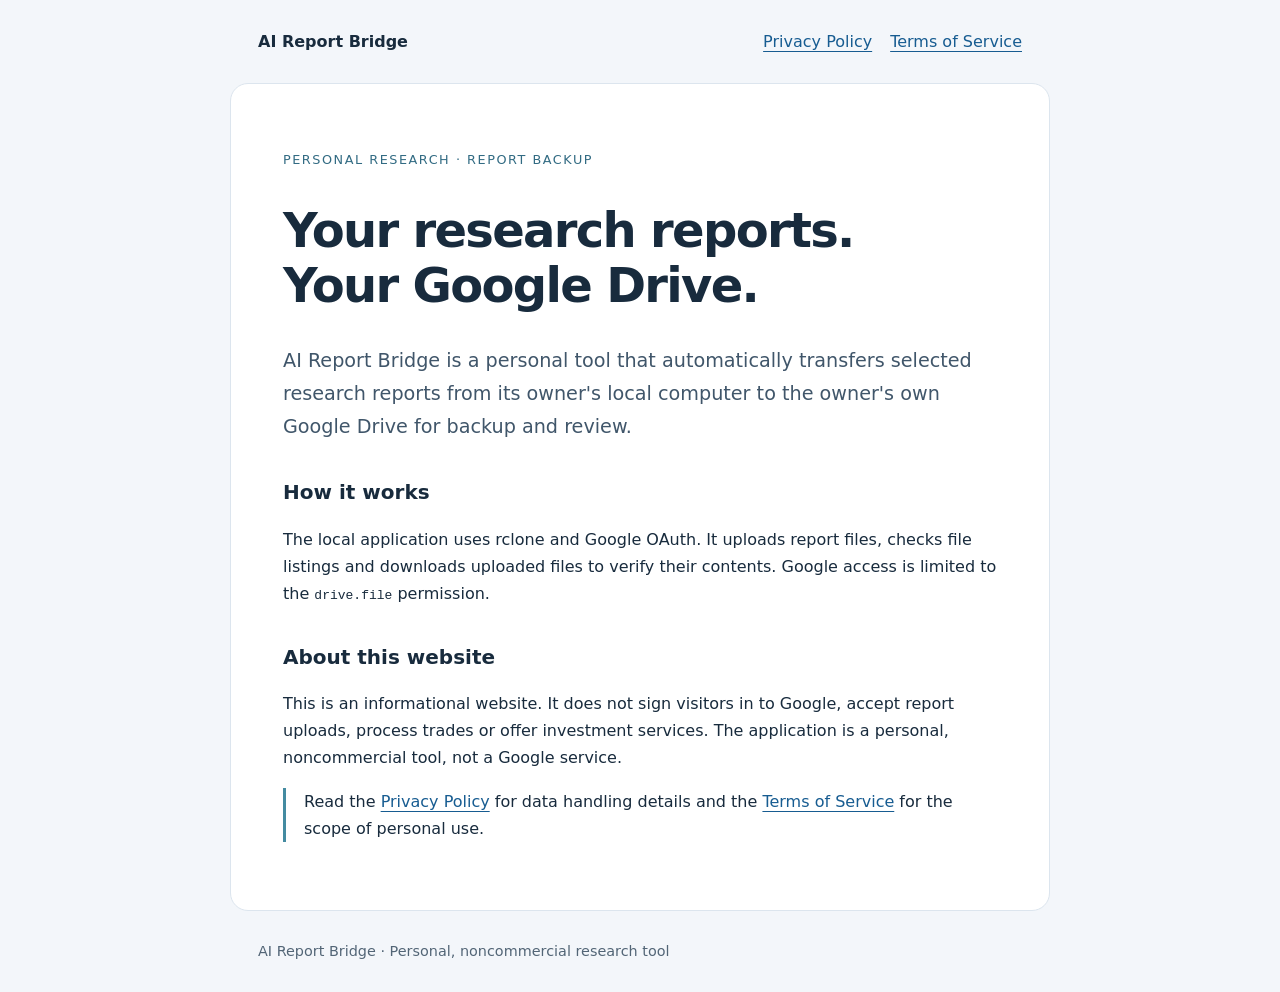
<file: index.html>
<!doctype html><html lang="en"><head><meta charset="utf-8"><meta name="viewport" content="width=device-width,initial-scale=1"><meta name="description" content="AI Report Bridge is a personal tool for backing up research reports to the owner's Google Drive."><title>AI Report Bridge</title><link rel="stylesheet" href="style.css"></head><body><header><a class="brand" href="index.html">AI Report Bridge</a><nav aria-label="Main"><a href="privacy.html">Privacy Policy</a><a href="terms.html">Terms of Service</a></nav></header><main><p class="eyebrow">Personal research · Report backup</p><h1>Your research reports.<br>Your Google Drive.</h1><p class="lead">AI Report Bridge is a personal tool that automatically transfers selected research reports from its owner's local computer to the owner's own Google Drive for backup and review.</p><h2>How it works</h2><p>The local application uses rclone and Google OAuth. It uploads report files, checks file listings and downloads uploaded files to verify their contents. Google access is limited to the <code>drive.file</code> permission.</p><h2>About this website</h2><p>This is an informational website. It does not sign visitors in to Google, accept report uploads, process trades or offer investment services. The application is a personal, noncommercial tool, not a Google service.</p><p class="note">Read the <a href="privacy.html">Privacy Policy</a> for data handling details and the <a href="terms.html">Terms of Service</a> for the scope of personal use.</p></main><footer>AI Report Bridge · Personal, noncommercial research tool</footer></body></html>
</file>
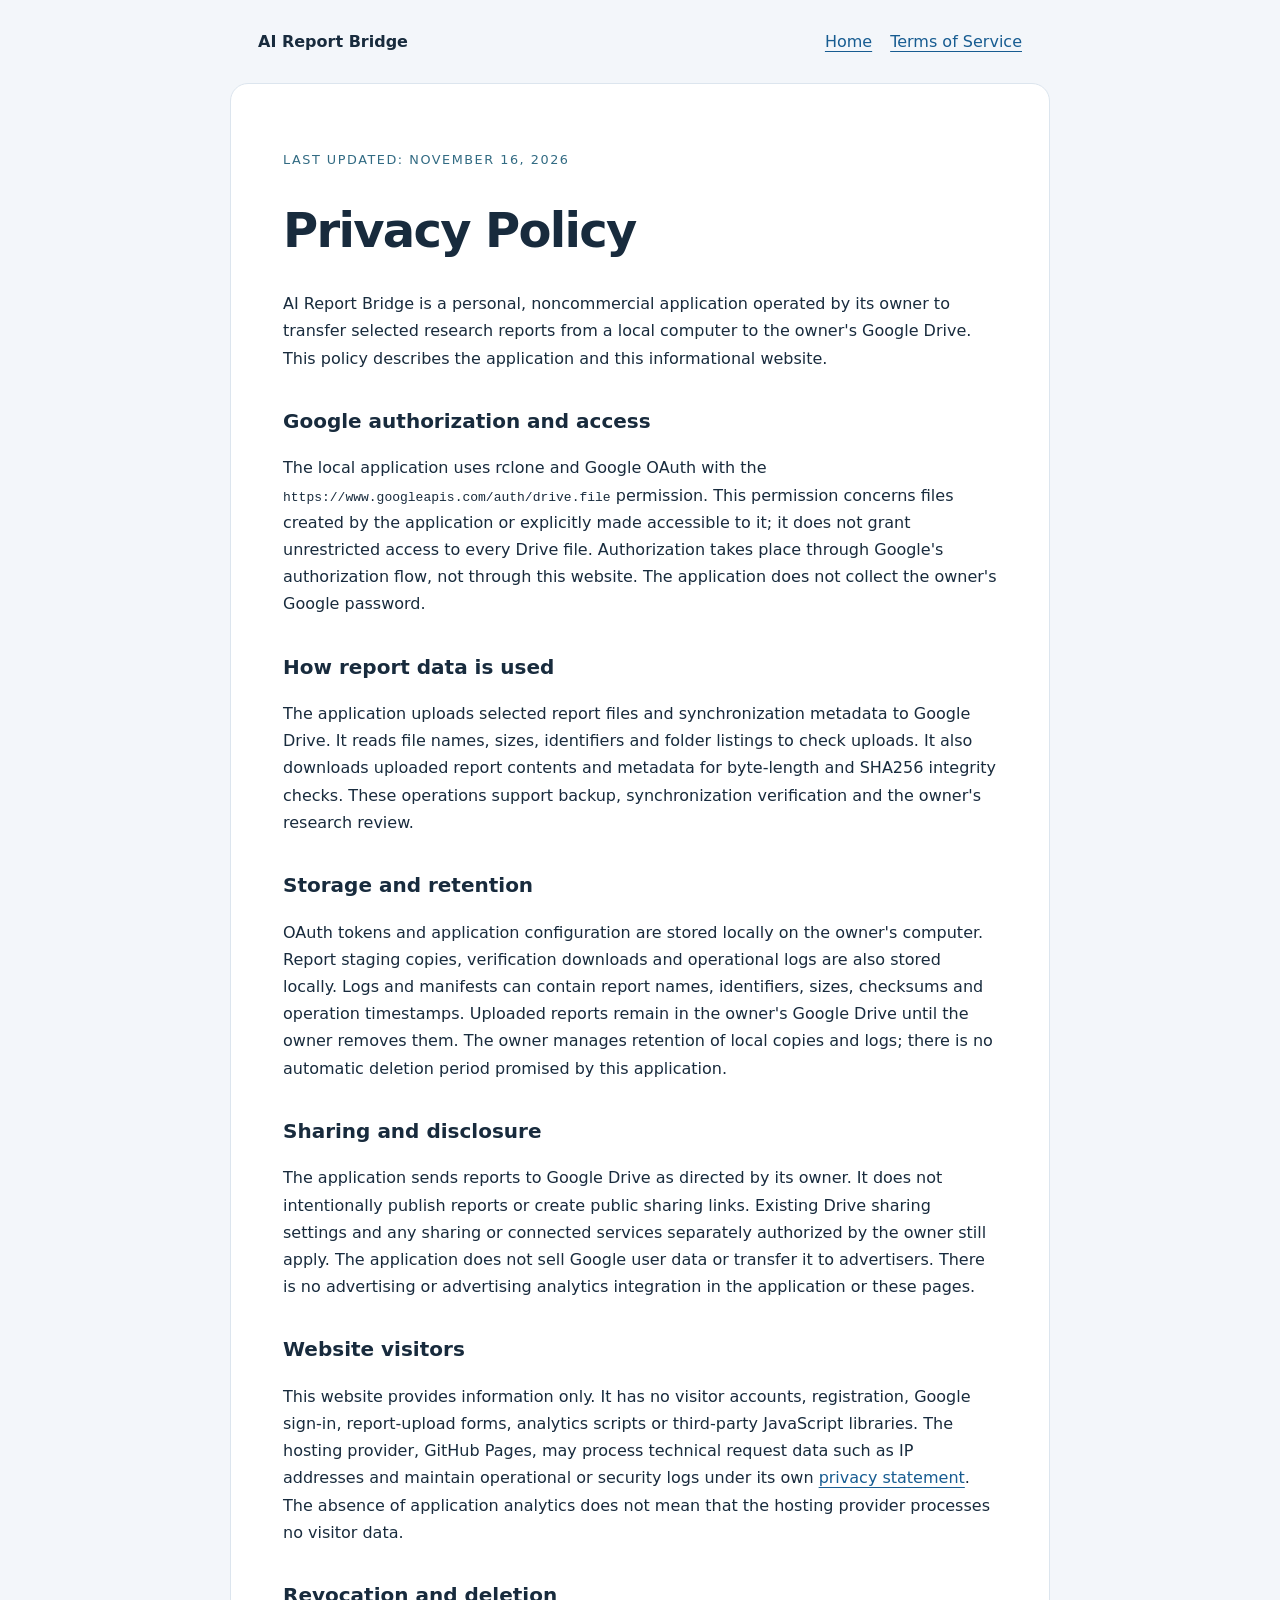
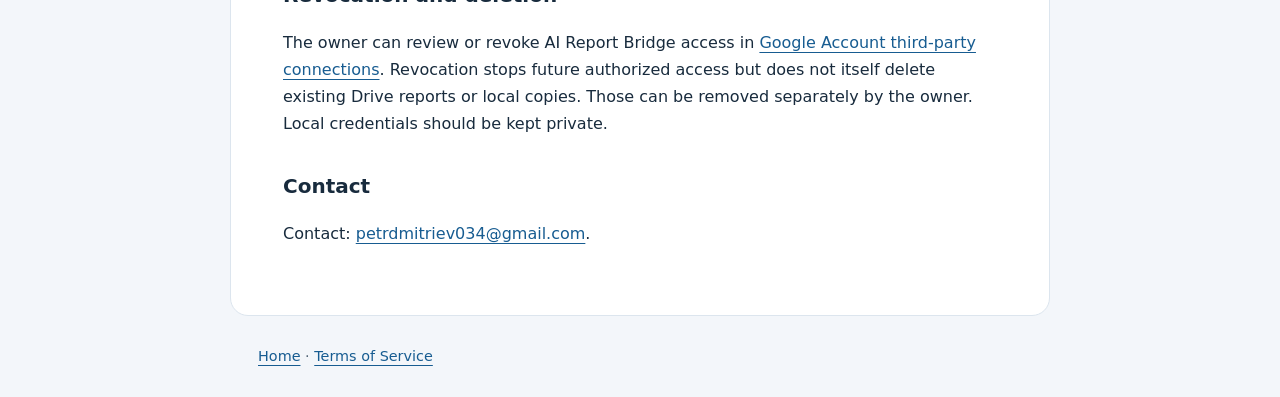
<file: privacy.html>
<!doctype html><html lang="en"><head><meta charset="utf-8"><meta name="viewport" content="width=device-width,initial-scale=1"><title>Privacy Policy · AI Report Bridge</title><link rel="stylesheet" href="style.css"></head><body><header><a class="brand" href="index.html">AI Report Bridge</a><nav aria-label="Main"><a href="index.html">Home</a><a href="terms.html">Terms of Service</a></nav></header><main><p class="eyebrow">Last updated: November 16, 2026</p><h1>Privacy Policy</h1><p>AI Report Bridge is a personal, noncommercial application operated by its owner to transfer selected research reports from a local computer to the owner's Google Drive. This policy describes the application and this informational website.</p><h2>Google authorization and access</h2><p>The local application uses rclone and Google OAuth with the <code>https://www.googleapis.com/auth/drive.file</code> permission. This permission concerns files created by the application or explicitly made accessible to it; it does not grant unrestricted access to every Drive file. Authorization takes place through Google's authorization flow, not through this website. The application does not collect the owner's Google password.</p><h2>How report data is used</h2><p>The application uploads selected report files and synchronization metadata to Google Drive. It reads file names, sizes, identifiers and folder listings to check uploads. It also downloads uploaded report contents and metadata for byte-length and SHA256 integrity checks. These operations support backup, synchronization verification and the owner's research review.</p><h2>Storage and retention</h2><p>OAuth tokens and application configuration are stored locally on the owner's computer. Report staging copies, verification downloads and operational logs are also stored locally. Logs and manifests can contain report names, identifiers, sizes, checksums and operation timestamps. Uploaded reports remain in the owner's Google Drive until the owner removes them. The owner manages retention of local copies and logs; there is no automatic deletion period promised by this application.</p><h2>Sharing and disclosure</h2><p>The application sends reports to Google Drive as directed by its owner. It does not intentionally publish reports or create public sharing links. Existing Drive sharing settings and any sharing or connected services separately authorized by the owner still apply. The application does not sell Google user data or transfer it to advertisers. There is no advertising or advertising analytics integration in the application or these pages.</p><h2>Website visitors</h2><p>This website provides information only. It has no visitor accounts, registration, Google sign-in, report-upload forms, analytics scripts or third-party JavaScript libraries. The hosting provider, GitHub Pages, may process technical request data such as IP addresses and maintain operational or security logs under its own <a href="https://docs.github.com/en/site-policy/privacy-policies/github-general-privacy-statement">privacy statement</a>. The absence of application analytics does not mean that the hosting provider processes no visitor data.</p><h2>Revocation and deletion</h2><p>The owner can review or revoke AI Report Bridge access in <a href="https://myaccount.google.com/connections">Google Account third-party connections</a>. Revocation stops future authorized access but does not itself delete existing Drive reports or local copies. Those can be removed separately by the owner. Local credentials should be kept private.</p><h2>Contact</h2><p>Contact: <a href="mailto:petrdmitriev034@gmail.com">petrdmitriev034@gmail.com</a>.</p></main><footer><a href="index.html">Home</a> · <a href="terms.html">Terms of Service</a></footer></body></html>
</file>
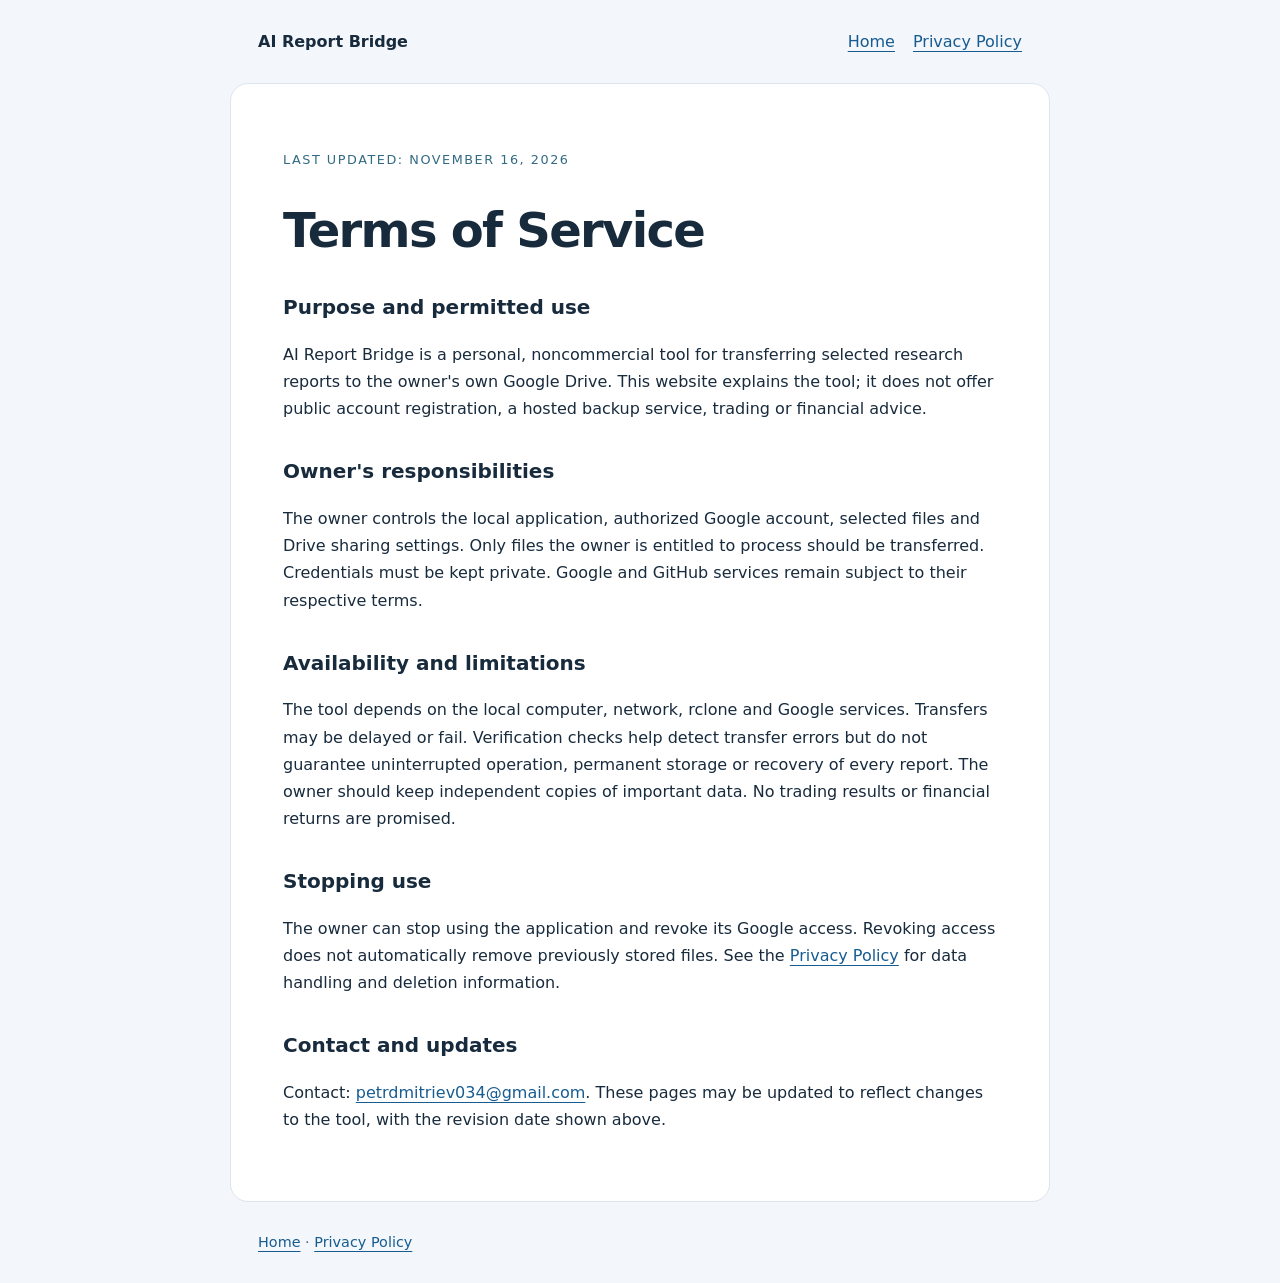
<file: terms.html>
<!doctype html><html lang="en"><head><meta charset="utf-8"><meta name="viewport" content="width=device-width,initial-scale=1"><title>Terms of Service · AI Report Bridge</title><link rel="stylesheet" href="style.css"></head><body><header><a class="brand" href="index.html">AI Report Bridge</a><nav aria-label="Main"><a href="index.html">Home</a><a href="privacy.html">Privacy Policy</a></nav></header><main><p class="eyebrow">Last updated: November 16, 2026</p><h1>Terms of Service</h1><h2>Purpose and permitted use</h2><p>AI Report Bridge is a personal, noncommercial tool for transferring selected research reports to the owner's own Google Drive. This website explains the tool; it does not offer public account registration, a hosted backup service, trading or financial advice.</p><h2>Owner's responsibilities</h2><p>The owner controls the local application, authorized Google account, selected files and Drive sharing settings. Only files the owner is entitled to process should be transferred. Credentials must be kept private. Google and GitHub services remain subject to their respective terms.</p><h2>Availability and limitations</h2><p>The tool depends on the local computer, network, rclone and Google services. Transfers may be delayed or fail. Verification checks help detect transfer errors but do not guarantee uninterrupted operation, permanent storage or recovery of every report. The owner should keep independent copies of important data. No trading results or financial returns are promised.</p><h2>Stopping use</h2><p>The owner can stop using the application and revoke its Google access. Revoking access does not automatically remove previously stored files. See the <a href="privacy.html">Privacy Policy</a> for data handling and deletion information.</p><h2>Contact and updates</h2><p>Contact: <a href="mailto:petrdmitriev034@gmail.com">petrdmitriev034@gmail.com</a>. These pages may be updated to reflect changes to the tool, with the revision date shown above.</p></main><footer><a href="index.html">Home</a> · <a href="privacy.html">Privacy Policy</a></footer></body></html>
</file>
<file: style.css>
:root{color-scheme:light;font-family:system-ui,-apple-system,Segoe UI,sans-serif;color:#182b3d;background:#f3f6fa;line-height:1.7}*{box-sizing:border-box}body{margin:0}header,main,footer{max-width:820px;margin:auto;padding:28px}header{display:flex;flex-wrap:wrap;align-items:center;justify-content:space-between;gap:16px}nav{display:flex;flex-wrap:wrap;gap:18px}a{color:#175c91;text-underline-offset:4px}a:focus-visible{outline:3px solid #ba7100;outline-offset:5px}.brand{font-weight:750;text-decoration:none;color:#182b3d}main{background:white;border:1px solid #dce5ee;border-radius:18px;padding:clamp(24px,5vw,52px)}h1{font-size:clamp(2rem,6vw,3rem);line-height:1.15;letter-spacing:-.035em}h2{font-size:1.25rem;margin-top:32px}.eyebrow{font-size:.8rem;text-transform:uppercase;letter-spacing:.12em;color:#326b83}.lead{font-size:1.2rem;color:#40566a}code{overflow-wrap:anywhere}footer{font-size:.9rem;color:#526576}.note{border-left:3px solid #448ba1;padding-left:18px}@media(max-width:600px){header,footer{padding:20px}main{margin:0 12px;border-radius:12px}nav{gap:12px;font-size:.9rem}}
</file>
